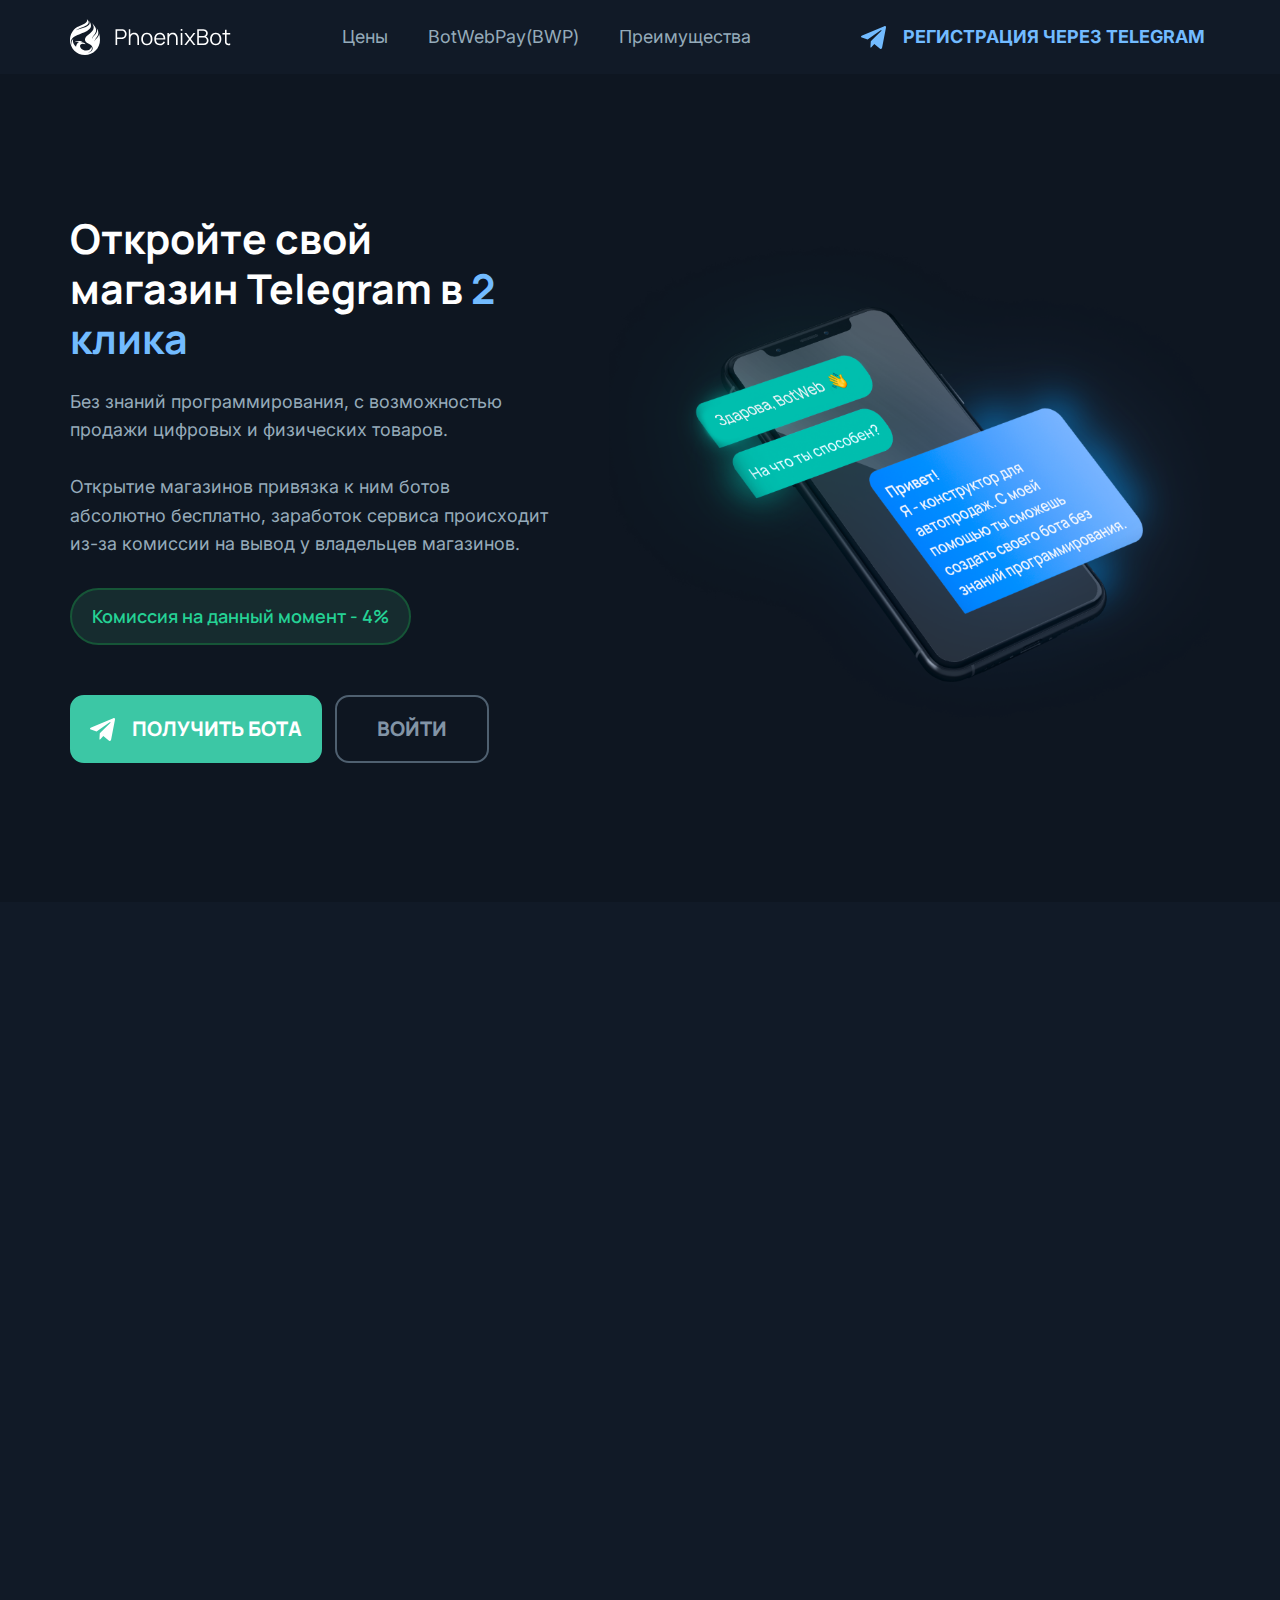
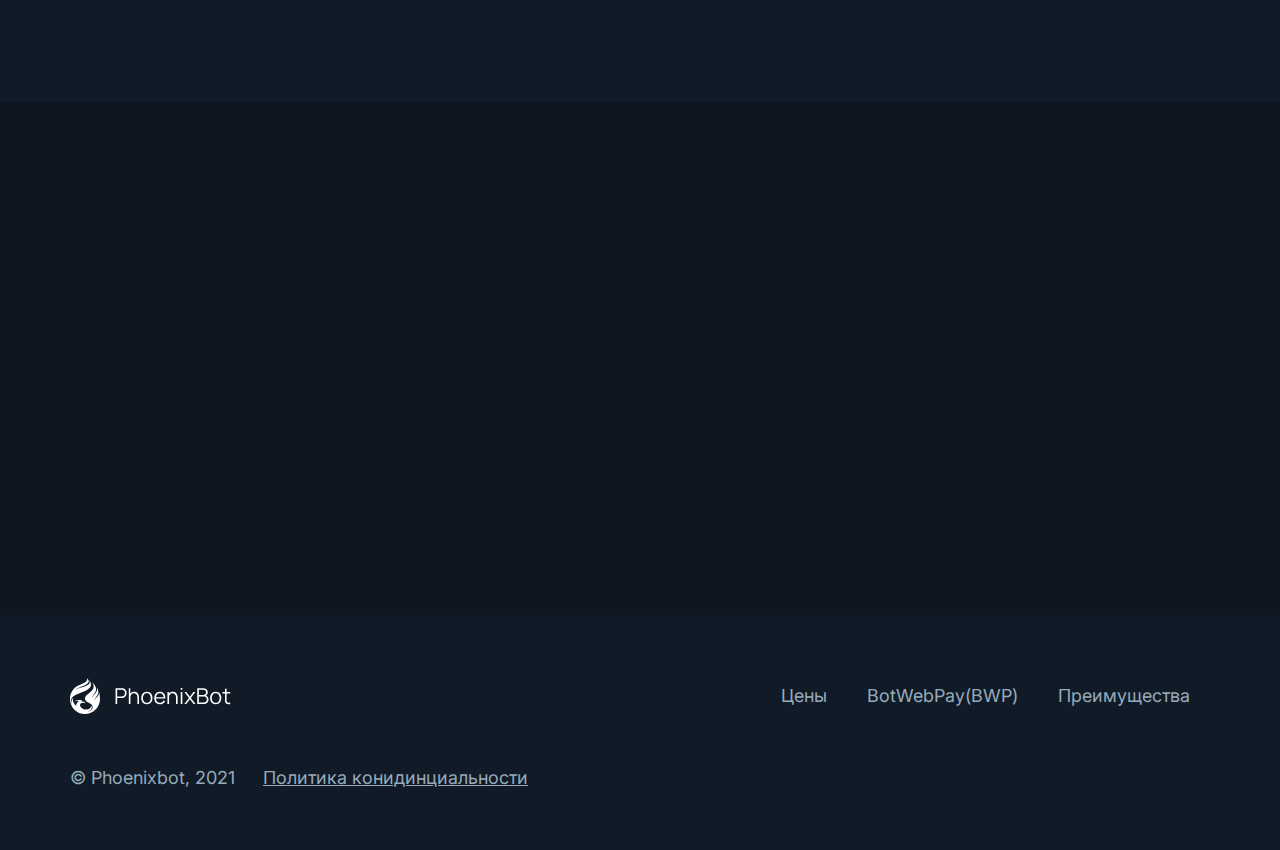
<file: index.html>
<!DOCTYPE html>
<html lang="ru">
  <head>
    <meta charset="UTF-8" />
    <meta http-equiv="X-UA-Compatible" content="IE=edge" />
    <meta name="viewport" content="width=device-width, initial-scale=1.0" />
    <meta name="theme-color" content="#232E3C" />
    <meta name="msapplication-navbutton-color" content="#232E3C" />
    <meta name="apple-mobile-web-app-status-bar-style" content="#232E3C" />
    <title>PhoenixBot</title>
    <link rel="stylesheet" href="assets/css/reset.css" />
    <link rel="stylesheet" href="assets/css/bootstrap-grid.min.css" />
    <link rel="stylesheet" href="assets/css/style.css" />
    <link rel="icon" type="image/png" sizes="32x32" href="/favicon-32x32.png" />
    <link rel="icon" type="image/png" sizes="16x16" href="/favicon-16x16.png" />
  </head>
  <body>
    <header>
      <div class="container">
        <div class="row">
          <div class="header-content">
            <div class="header-start">
              <a href="#">
                <img src="./assets/images/logo.svg" alt="PhoenixBot" />
              </a>
              <div class="menu-burger__header">
                <span></span>
              </div>
              <a class="navbg" href="#"></a>
              <nav class="header__nav">
                <img
                  class="burger-img"
                  src="./assets/images/logo.svg"
                  alt="PhoenixBot"
                />
                <ul class="menu header__menu">
                  <li class="navbar-item"><a href="#">Цены</a></li>
                  <li class="navbar-item"><a href="#">BotWebPay(BWP)</a></li>
                  <li class="navbar-item"><a href="#">Преимущества</a></li>
                </ul>
              </nav>
            </div>
            <div class="header-end">
              <a href="#" class="tg-logon">
                <button>
                  <svg class="tg-icon-1">
                    <use xlink:href="./assets/images/icons.svg#tg"></use>
                  </svg>
                  <p>Регистрация через Telegram</p>
                </button>
              </a>
            </div>
          </div>
        </div>
      </div>
    </header>
    <section class="main">
      <div class="container">
        <div class="row">
          <div class="main-content">
            <div class="main-start">
              <div class="main-text">
                <h1>Откройте свой магазин Telegram в <um>2 клика</um></h1>
                <h4>
                  Без знаний программирования, с возможностью продажи цифровых и
                  физических товаров. <br /><br />
                  Открытие магазинов привязка к ним ботов абсолютно бесплатно,
                  заработок сервиса происходит из-за комиссии на вывод у
                  владельцев магазинов.
                </h4>
                <span class="main-text_price">
                  <p>Комиссия на данный момент - 4%</p>
                </span>
              </div>
              <div class="main-buttons">
                <a href="#" class="get-start-1">
                  <button>
                    <svg class="tg-icon-2">
                      <use xlink:href="./assets/images/icons.svg#tg"></use>
                    </svg>
                    <p>Получить&nbsp;бота</p>
                  </button>
                </a>
                <a href="#" class="get-start-2">
                  <button>
                    <p>Войти</p>
                  </button>
                </a>
              </div>
            </div>
            <div class="main-end">
              <div class="illustration">
                <img src="./assets/images/illustration.png" alt="" />
              </div>
            </div>
          </div>
        </div>
      </div>
    </section>
    <section class="advantages">
      <div class="container">
        <div class="row">
          <div class="advantages-content">
            <div class="adv-c-head">
              <h1><b>Наши преимущества</b> перед другими</h1>
            </div>
            <div class="adv-c-cards">
              <div class="adv-card">
                <div class="card-img">
                  <img src="./assets/images/card-img.svg" alt="" />
                </div>
                <div class="card-text">
                  <p class="c-text-1">Защита покупателя со стороны сервиса</p>
                  <p class="c-text-2">
                    Убедите своего клиента в надежности вашего магазина!
                  </p>
                </div>
              </div>
              <div class="adv-card">
                <div class="card-img">
                  <img src="./assets/images/card-img.svg" alt="" />
                </div>
                <div class="card-text">
                  <p class="c-text-1">Защита покупателя со стороны сервиса</p>
                  <p class="c-text-2">
                    Убедите своего клиента в надежности вашего магазина!
                  </p>
                </div>
              </div>
              <div class="adv-card">
                <div class="card-img">
                  <img src="./assets/images/card-img.svg" alt="" />
                </div>
                <div class="card-text">
                  <p class="c-text-1">Защита покупателя со стороны сервиса</p>
                  <p class="c-text-2">
                    Убедите своего клиента в надежности вашего магазина!
                  </p>
                </div>
              </div>
              <div class="adv-card">
                <div class="card-img">
                  <img src="./assets/images/card-img.svg" alt="" />
                </div>
                <div class="card-text">
                  <p class="c-text-1">Защита покупателя со стороны сервиса</p>
                  <p class="c-text-2">
                    Убедите своего клиента в надежности вашего магазина!
                  </p>
                </div>
              </div>
              <div class="adv-card">
                <div class="card-img">
                  <img src="./assets/images/card-img.svg" alt="" />
                </div>
                <div class="card-text">
                  <p class="c-text-1">Защита покупателя со стороны сервиса</p>
                  <p class="c-text-2">
                    Убедите своего клиента в надежности вашего магазина!
                  </p>
                </div>
              </div>
              <div class="adv-card">
                <div class="card-img">
                  <img src="./assets/images/card-img.svg" alt="" />
                </div>
                <div class="card-text">
                  <p class="c-text-1">Защита покупателя со стороны сервиса</p>
                  <p class="c-text-2">
                    Убедите своего клиента в надежности вашего магазина!
                  </p>
                </div>
              </div>
              <div class="adv-card">
                <div class="card-img">
                  <img src="./assets/images/card-img.svg" alt="" />
                </div>
                <div class="card-text">
                  <p class="c-text-1">Защита покупателя со стороны сервиса</p>
                  <p class="c-text-2">
                    Убедите своего клиента в надежности вашего магазина!
                  </p>
                </div>
              </div>
              <div class="adv-card">
                <div class="card-img">
                  <img src="./assets/images/card-img.svg" alt="" />
                </div>
                <div class="card-text">
                  <p class="c-text-1">Защита покупателя со стороны сервиса</p>
                  <p class="c-text-2">
                    Убедите своего клиента в надежности вашего магазина!
                  </p>
                </div>
              </div>
              <div class="adv-card">
                <div class="card-img">
                  <img src="./assets/images/card-img.svg" alt="" />
                </div>
                <div class="card-text">
                  <p class="c-text-1">Защита покупателя со стороны сервиса</p>
                  <p class="c-text-2">
                    Убедите своего клиента в надежности вашего магазина!
                  </p>
                </div>
              </div>
            </div>
          </div>
        </div>
      </div>
    </section>
    <section class="bwp">
      <div class="container">
        <div class="row">
          <div class="bwp-content">
            <div class="bwp-start">
              <h2>
                <b>BotWebPay это платежная система,</b> которая позволяет
                пользователям совершать покупки в разнообразных ботах
                подключенных к ней.
              </h2>
              <h4>
                Пользователь, пополнив баланс единожды, может тратить деньги так
                же и в других ботах. Это позволяет добиться честной конкуренции
                между магазинами и уменьшает количество действий пользователей
                для покупки товара, что увеличивает количество конверсий вашего
                магазина.
              </h4>
            </div>
            <div class="bwp-end">
              <p class="bwp-comm">
                С платежей среди ботов комиссия не взымается
              </p>
              <p class="bwp-comm">
                С выводов средств покупателей комиссия сервиса не взымается
              </p>
              <p class="bwp-comm">С пополнений комиссия сервиса не взымается</p>
            </div>
          </div>
        </div>
      </div>
    </section>
    <footer>
      <div class="container showl">
        <div class="row">
          <div class="footer-content">
            <div class="footer-top">
              <img src="./assets/images/logo.svg" alt="PhoenixBot" />
              <nav class="navbar">
                <ul>
                  <li class="navbar-item"><a href="#">Цены</a></li>
                  <li class="navbar-item"><a href="#">BotWebPay(BWP)</a></li>
                  <li class="navbar-item"><a href="#">Преимущества</a></li>
                </ul>
              </nav>
            </div>
            <div class="footer-bottom">
              <p>© Phoenixbot, 2021</p>
              <a href="#">Политика конидинциальности</a>
            </div>
          </div>
        </div>
      </div>
    </footer>
  </body>
  <script src="https://code.jquery.com/jquery-3.5.1.slim.min.js"></script>
  <script>
    width = screen.width;

    if (width <= 768) {
      console.log("Вариант 1");
    } else {
      console.log("Вариант 2");
      const boxes = document.querySelectorAll(".container");

      window.addEventListener("scroll", checkBoxes);

      checkBoxes();
      function checkBoxes() {
        const triggerBottom = (window.innerHeight / 5) * 4;

        boxes.forEach((box) => {
          const boxTop = box.getBoundingClientRect().top;

          if (boxTop < triggerBottom) {
            box.classList.add("show");
          } else {
            box.classList.remove("show");
          }
        });
      }
    }
    if (width >= 768) {
    } else {
      document.body.innerHTML = document.body.innerHTML.replace(
        /Регистрация через Telegram/g,
        "Регистрация"
      );
    }
    console.log("width: ", width);
    $(document).ready(function () {
      $(".menu-burger__header").click(function () {
        $(".menu-burger__header").toggleClass("open-menu");
        $(".header__nav").toggleClass("open-menu");
        $("body").toggleClass("fixed-page");
        $(".navbg").toggleClass("navbg-active");
      });
      $(".navbg").click(function () {
        $(".menu-burger__header").toggleClass("open-menu");
        $(".header__nav").toggleClass("open-menu");
        $("body").toggleClass("fixed-page");
        $(".navbg").toggleClass("navbg-active");
      });
      $(".navbar-item").click(function () {
        if (width >= 768) {
          console.log("width2: ", width);
        } else {
          console.log("width3: ", width);
          $(".menu-burger__header").toggleClass("open-menu");
          $(".header__nav").toggleClass("open-menu");
          $("body").toggleClass("fixed-page");
          $(".navbg").toggleClass("navbg-active");
        }
      });
    });
  </script>
</html>
</file>
<file: assets/css/style.css>
@import url('https://fonts.googleapis.com/css2?family=Inter:wght@400;500;700&family=Manrope:wght@500;600;700;800&display=swap');

svg {
  vertical-align: middle;
}

a:focus {
  outline: none;
}

html {
  /* 

  font-family: 'Inter', sans-serif;
  font-family: 'Manrope', sans-serif; 
  
  */
  font-size: 16px;
}

body {
  background: #0E1621;
  width: 100%;
}

header {
  background: #111A27;
  width: 100%;
}

footer {
  background: #111A27;
  padding: 3.75rem 0;
}

button {
  transition: .1s ease-in-out;
}

.navbar ul {
  display: flex;
}

.header-content {
  padding-top: 1rem;
  padding-bottom: 1rem;
  display: flex;
  justify-content: space-between;
}

.header-start,
.header-end {
  align-items: center;
  display: flex;
}

.header-start a>img,
.footer-top img {
  width: 10.125rem;
}

.header__nav {
  margin-left: 5.625rem;
}

.header__nav ul {
  display: flex;
}

.navbar-item {
  margin: 0.625rem;
}

.navbar-item a {
  padding: 0.625rem;
  font-family: Inter;
  font-style: normal;
  font-weight: normal;
  font-size: 1.125rem;
  line-height: 1.375rem;
  color: #95ABBA;
  text-decoration: none;
}

.navbar-item a:hover,
.navbar-item a:focus {
  color: #FFFFFF;
}

.navbar-item a:active {
  color: #CFD7E1;
}

.tg-icon-1 {
  width: 1.5625rem;
  height: 1.4375rem;
  margin: 0 1.0625rem;
}

.tg-icon-2 {
  width: 1.5625rem;
  height: 1.4375rem;
  margin-right: 1.0625rem;
}

.tg-logon {
  text-decoration: none;
}

.tg-logon button {
  fill: #72BBFF;
  background: none;
  border: none;
  padding: 0.3125rem;
  display: flex;
  align-items: center;
  font-family: Inter;
  font-style: normal;
  font-weight: bold;
  font-size: 1.125rem;
  line-height: 1.375rem;
  text-transform: uppercase;
  color: #72BBFF;
}

.tg-logon button:hover,
.tg-logon button:focus {
  fill: #A4D3FF;
  color: #A4D3FF;
}

.tg-logon button:active {
  fill: #5589B8;
  color: #5589B8;
}

.main-content {
  display: flex;
  /* margin-top: 140px;
  margin-bottom: 100px; */
  height: 92vh;
  min-height: 42rem;
  max-height: 56.25rem;
  align-items: center;
}

.main-start {
  width: 42%;
}

.main-end {
  width: 58%;
  overflow: hidden;
}

.main-text h1 {
  font-family: Manrope;
  font-style: normal;
  font-weight: bold;
  font-size: 2.5625rem;
  line-height: 3.125rem;
  color: #ffffff;
  margin-bottom: 1.5625rem;
}

.main-text h4 {
  font-family: Inter;
  font-style: normal;
  font-weight: normal;
  font-size: 1.125rem;
  line-height: 158.8%;
  color: #96ABBA;
}

um {
  color: #72BBFF;
}

.main-text_price {
  display: flex;
  width: fit-content;
  padding: 0.625rem 1.25rem;
  border-radius: 3.125rem;
  background: rgba(52, 117, 90, 0.24);
  border: 0.125rem solid #165537;
  font-family: Manrope;
  font-style: normal;
  font-weight: 600;
  font-size: 1.125rem;
  line-height: 181.6%;
  color: #25D295;
  margin-top: 1.875rem;
}

.main-buttons {
  margin-top: 3.125rem;
  display: flex;
  align-items: center;
}

.get-start-1,
.get-start-2 {
  text-decoration: none;
  margin-right: 0.8125rem;
}

.get-start-1 button {
  background: #3CC7A5;
  border: 0.125rem solid #3CC7A5;
  border-radius: 0.875rem;
  padding: 1.125rem;
  display: flex;
  align-items: center;
  fill: #ffffff;
  font-family: Manrope;
  font-style: normal;
  font-weight: 800;
  font-size: 1.25rem;
  line-height: 141.6%;
  text-transform: uppercase;
  color: #FFFFFF;
}

.get-start-1 button:hover,
.get-start-1 button:focus {
  background: #4AFFDE;
  border: 0.125rem solid #4AFFDE;
}

.get-start-1 button:active {
  background: #2D9280;
  border: 0.125rem solid #2D9280;
}

.get-start-2 button {
  background: none;
  border: 0.125rem solid #4F6070;
  border-radius: 0.875rem;
  padding: 1.125rem 2.5rem;
  text-transform: uppercase;
  font-family: Manrope;
  font-style: normal;
  font-weight: 800;
  font-size: 1.25rem;
  line-height: 141.6%;
  text-align: center;
  color: #8294A6;
}

.get-start-2 button:hover,
.get-start-2 button:focus {
  border: 0.125rem solid #45FFDB;
  color: #45FFDB;
}

.get-start-2 button:active {
  border: 0.125rem solid #2E8E7C;
  color: #2E8E7C;
}

.illustration img {
  width: 100%;
  margin-left: 3.75rem;
  overflow: hidden;
}

.advantages {
  background: #111A27;
  padding: 4.0625rem 0;
}

.adv-c-head {
  margin-bottom: 1.1875rem;
}

.adv-c-head h1 {
  font-family: Manrope;
  font-style: normal;
  font-weight: 500;
  font-size: 2.5625rem;
  line-height: 3.125rem;
  color: #FFFFFF;
}

.adv-c-head h1 b {
  font-weight: bold;
}

.adv-c-cards {
  display: flex;
  flex-wrap: wrap;
  margin-left: -1.1875rem;
  width: 104%;
}

.adv-card {
  display: flex;
  align-items: center;
  padding: 1.5rem 1.6875rem;
  background: linear-gradient(176.14deg, #212D3E -88.14%, #0E1621 196.44%) padding-box,
    linear-gradient(to bottom, #2D3A4E, transparent) border-box;
  color: #313149;
  border: 0.125rem solid transparent;
  border-radius: 22px;
  margin: 1.1875rem;
  width: 26%;
}

.card-text {
  margin-left: 1.5625rem;
}

.card-img img {
  width: 5.5rem;
}

.c-text-1 {
  font-family: Manrope;
  font-style: normal;
  font-weight: 800;
  font-size: 1.0625rem;
  line-height: 141.6%;
  color: #72BBFF;
  margin-bottom: 0.5625rem;
}

.c-text-2 {
  font-family: Manrope;
  font-style: normal;
  font-weight: bold;
  font-size: 0.9375rem;
  line-height: 141.6%;
  color: #FFFFFF;
}

.bwp {
  padding: 5.9375rem 0;
}

.bwp-content {
  display: flex;
  justify-content: space-between;
  align-items: center;
}

.bwp-start {
  width: 55%;
}

.bwp-start h2 {
  font-family: Manrope;
  font-style: normal;
  font-weight: 600;
  font-size: 1.5rem;
  line-height: 2.0625rem;
  color: #FFFFFF;
  margin-bottom: 1.75rem;
}

.bwp-start h2 b {
  font-weight: bold;
  color: #25D295;
}

.bwp-start h4 {
  font-family: Manrope;
  font-style: normal;
  font-weight: 500;
  font-size: 1.125rem;
  line-height: 181.6%;
  color: #96ABBA;
  width: 86%;
}

.bwp-comm {
  margin: 0.625rem 0;
  padding: 0.625rem 1.25rem;
  background: rgba(9, 68, 112, 0.24);
  border: 0.125rem solid #163655;
  border-radius: 3.125rem;
  font-family: Manrope;
  font-style: normal;
  font-weight: 600;
  font-size: 1rem;
  line-height: 181.6%;
  text-align: right;
  color: #72BBFF;
}

.bwp-end {
  display: flex;
  flex-direction: column;
  align-items: end;
}

.footer-top {
  display: flex;
  justify-content: space-between;
  margin-bottom: 3rem;
}

.footer-bottom {
  display: flex;
}

.burger-img {
  display: none;
}

.footer-bottom>* {
  font-family: Inter;
  font-style: normal;
  font-weight: normal;
  font-size: 1.125rem;
  line-height: 141.6%;
  text-align: right;
  color: #95ABBA;
  margin-right: 1.75rem;
}

.container {
  opacity: 0;
  transition: opacity 0.8s ease-in-out;
}

.container.show,
.showl {
  opacity: 1;
}

@media (max-width:1400px) {
  .adv-card {
    margin: 0.875rem;
  }
}

@media (max-width:1200px) {
  .header__nav {
    margin-left: 0rem;
  }

  .navbar-item {
    margin: 0.3125rem;
  }

  .adv-card {
    margin: 1.1875rem;
    width: 40%;
  }
}

@media (max-width:991px) {
  html {
    font-size: 12px;
  }
}

@media (max-width:768px) {
  .container {
    opacity: 1;
  }

  header {
    position: fixed;
    background: #232E3C;
  }

  .main {
    padding-top: 91px;
  }

  html {
    font-size: 16px;
  }

  .adv-card {
    width: auto;
  }

  .footer-content .navbar {
    display: none;
  }

  .bwp-content {
    flex-direction: column;
  }

  .bwp-start {
    width: auto;
  }

  .main-content {
    display: flex;
    margin-top: 40px;
    margin-bottom: 40px;
    height: auto;
    min-height: auto;
    max-height: auto;
    align-items: center;
  }

  .main-end {
    display: none;
  }

  .main-start {
    width: 100%;
  }

  .header-start>a:first-child {
    display: none;
  }

  .navbg {
    opacity: 0;
    transition: .5s;
    position: absolute;
    top: 0;
    left: 0;
    width: 100%;
    height: 100vh;
    pointer-events: none;
  }

  .navbg-active {
    pointer-events: all;
    opacity: 1;
    position: absolute;
    top: 0;
    left: 0;
    width: 100%;
    height: 100vh;
    background: #090E12D9;
    filter: blur(8px);
    transition: .5s;
  }

  /* .header-start {
    flex-direction: row-reverse;
  } */
  /* .header__nav {
    position: absolute;
    right: 36px;
    display: block;
  } */
  .header__nav {
    display: block;
    position: absolute;
    top: 0;
    left: 0;
    background: #0E1621;
    box-shadow: #ccc;
    width: 75%;
    box-shadow: 0 4px 2px -2px rgba(36, 36, 36, 0.17);
    left: -100%;
    transition: all 0.4s ease;
    height: 100vh;
  }

  .header__nav.open-menu {
    left: 0;
  }

  .header__nav ul {
    display: block;
    margin-top: 110px;
  }

  .header__menu li {
    margin: 20px 0px 20px 23px;
    padding: 20px 0px 20px 0;
  }

  .menu-burger__header {
    position: relative;
    width: 26px;
    height: 20px;
    display: block;
    margin-left: 15px;
    z-index: 99;
  }

  .menu-burger__header span,
  .menu-burger__header:after,
  .menu-burger__header:before {
    height: 4px;
    width: 100%;
    position: absolute;
    background: #ffffff;
    margin: 0 auto;
    transition: 0.5s;
  }

  .menu-burger__header span {
    top: 8px;
  }

  .menu-burger__header:after,
  .menu-burger__header:before {
    content: '';
  }

  .menu-burger__header:after {
    bottom: 0;
  }

  .menu-burger__header:before {
    top: 0;
  }

  .menu-burger__header.open-menu span {
    transform: translateX(8px);
    transition: 0.5s;
    width: 30px;
  }

  .menu-burger__header.open-menu:before {
    transform: rotate(45deg);
    top: 16px;
    transition: 0.4s;
  }

  .menu-burger__header.open-menu:after {
    transform: rotate(-45deg);
    bottom: 16px;
    transition: 0.4s;
  }

  .header-content {
    padding-top: 1.8125rem;
    padding-bottom: 1.8125rem;
  }

  .burger-img {
    display: block;
    position: absolute;
    left: 89px;
    top: 28px;
    width: 9.25rem;
  }
}

@media (max-width:576px) {
  .container {
    width: 93%;
  }

  .main-buttons {
    flex-direction: column
  }

  .get-start-1 {
    margin-bottom: 15px;
  }

  .adv-card {
    margin: 0 0 37px 0;
    width: 100%;
  }

  .adv-card:last-child {
    margin: 0 0 20px 0;
  }

  .bwp {
    padding: 65px 0;
  }

  .bwp-content {
    flex-direction: column;
  }

  .bwp-start {
    width: auto;
  }

  .bwp-end {
    margin-top: 26px;
  }


  .footer-top {
    margin-bottom: 1.625rem;
  }

  .footer-bottom {
    flex-direction: column-reverse;
  }

  .footer-bottom>* {
    margin-bottom: 1.625rem;
    text-align: left;
  }

  .footer-bottom>*:first-child {
    margin: 0;
  }

  .bwp-comm {
    width: -moz-available;
    border-radius: 0%;
    text-align: left;
    margin: 0%;
  }

  .bwp-comm:nth-child(even) {
    border: none;
    border-right: 0.125rem solid #163655;
    border-left: 0.125rem solid #163655;
    background: none;
  }

  .main-text_price {
    justify-content: center;
    width: auto;
  }

  .adv-c-cards {
    margin-left: 0;
    width: 100%;
  }

  .get-start-1,
  .get-start-2 {
    margin-right: 0;
  }

  .advantages {
    padding: 2rem 0;
  }

}

@media (min-width:576px) {
  .burger-img {
    left: 178px;
  }
}

.fixed-page {
  overflow: hidden;
}
</file>
